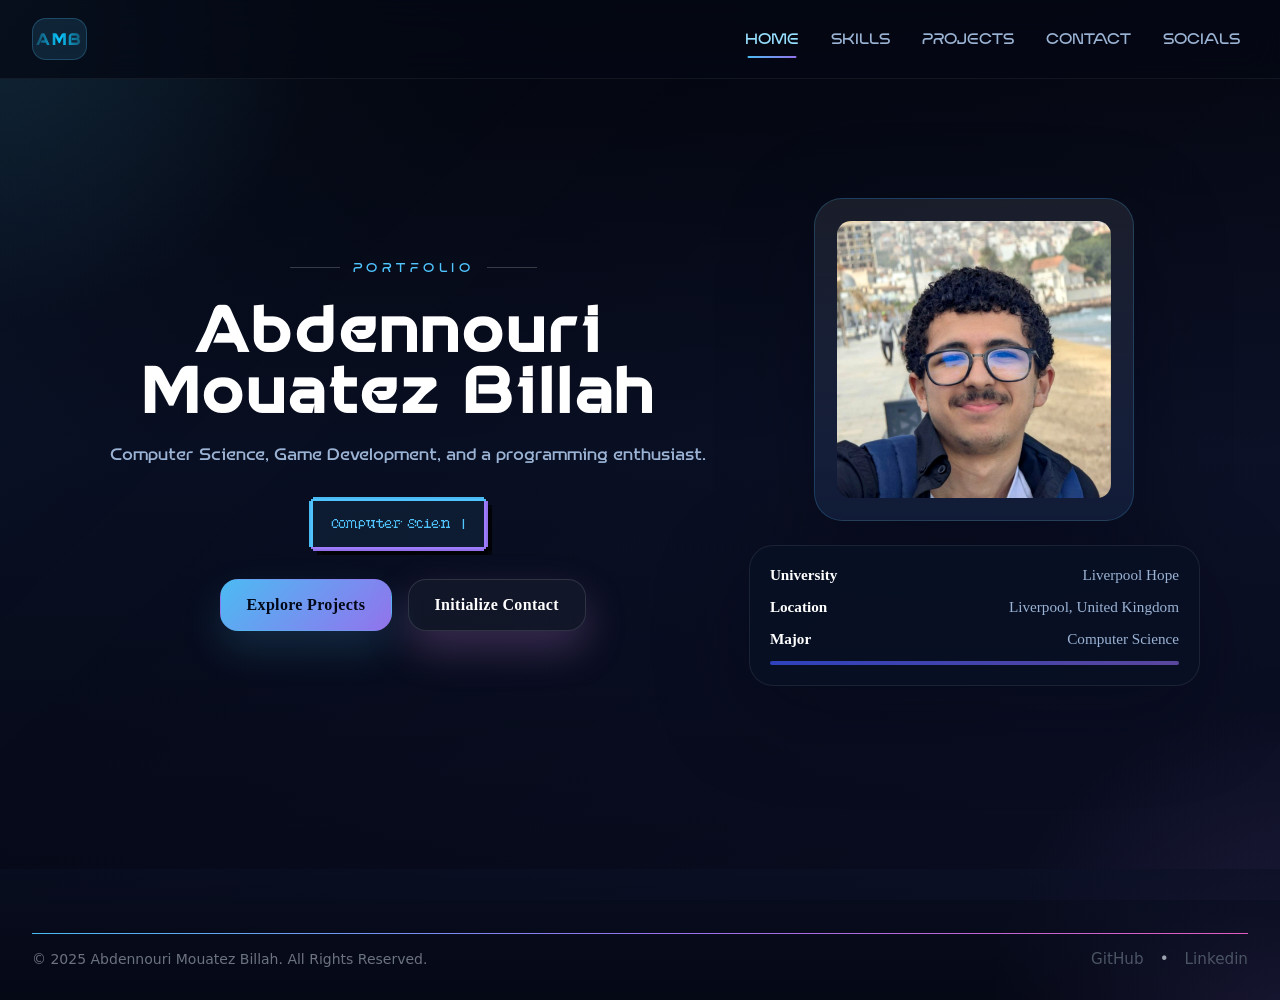
<file: index.html>
<!DOCTYPE html>
<html lang="en">
<head>
  <meta charset="UTF-8">
  <meta name="viewport" content="width=device-width, initial-scale=1.0">
  <meta name="description" content="Personal portfolio of Abdennouri Mouatez Billah - computer science, game development, and AI-assisted programming enthusiast.">
  <title>Abdennouri Mouatez Billah | Portfolio</title>
  <link rel="stylesheet" href="css/style.css">
  <link rel="stylesheet" href="css/header.css">
</head>
<body>
  <div class="page-shell">
     <!-- Header -->
   <div id="header-placeholder"></div>
    <main>
      <section class="hero section reveal" id="home">
        <div class="hero-copy">
          <div class="eyebrow">Portfolio</div>
          <h1 class="hero-title">Abdennouri Mouatez Billah</h1>
          <p class="hero-subtitle">Computer Science, Game Development, and a programming enthusiast.</p>
          <div class="tagline"><span id="typeEffect">Computer Science</span><span id="typingCursor">|</span></div>
          <div class="hero-actions">
            <a class="button" href="projects.html">Explore Projects</a>
            <a class="button-alt contact-button" href="contact.html">Initialize Contact</a>
          </div>
        </div>

        <div class="hero-panel">
          <div class="panel-card pfp-frame reveal">
            <img src="assets/pfp.jpg" alt="Profile picture of Abdennouri Mouatez Billah">
          </div>
          <div class="panel-card status-card reveal">
            <div class="status-row"><strong>University</strong><span>Liverpool Hope</span></div>
            <div class="status-row"><strong>Location</strong><span>Liverpool, United Kingdom</span></div>
            <div class="status-row"><strong>Major</strong><span>Computer Science</span></div>
            <div class="glow-line"></div>
          </div>
        </div>
      </section>
    </main>
  </div>
  <!-- Footer -->
   <div id="footer-placeholder"></div>
  <script src="js/script.js"></script>
</body>
</html>
</file>
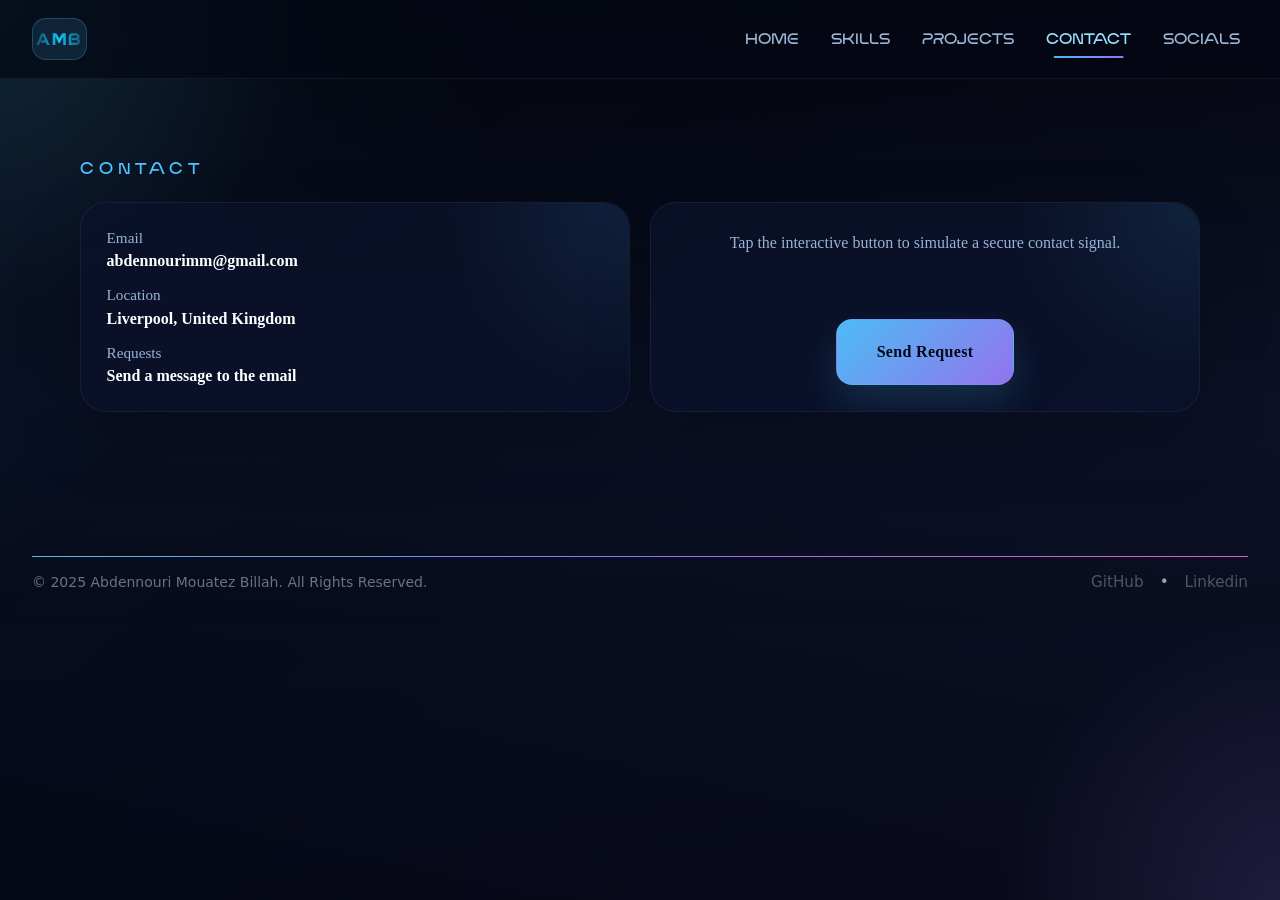
<file: contact.html>
<!DOCTYPE html>
<html lang="en">
<head>
  <meta charset="utf-8">
  <meta name="viewport" content="width=device-width, initial-scale=1">
  <title>Contact — Abdennouri Mouatez Billah</title>
  <link rel="stylesheet" href="css/style.css">
  <link rel="stylesheet" href="css/contact.css">
  <link rel="stylesheet" href="css/header.css">
</head>
<body>
  <div class="page-shell">
     <!-- Header -->
   <div id="header-placeholder">
   </div>

    <main>
      <section class="section reveal" id="contact">
        <div class="section-heading">Contact</div>
        <div class="contact-grid">
          <div class="contact-card">
            <div class="contact-item"><span>Email</span><strong>abdennourimm@gmail.com</strong></div>
            <div class="contact-item"><span>Location</span><strong>Liverpool, United Kingdom</strong></div>
            <div class="contact-item"><span>Requests</span><strong>Send a message to the email</strong></div>
          </div>
          <div class="contact-card">
            <p>Tap the interactive button to simulate a secure contact signal.</p>
            <button class="button contact-button" id="contactButton">Send Request</button>
          </div>
        </div>
      </section>
    </main>
  </div>
  <!-- Footer -->
   <div id="footer-placeholder"></div>
  <script src="js/script.js"></script>
</body>
</html>
</file>
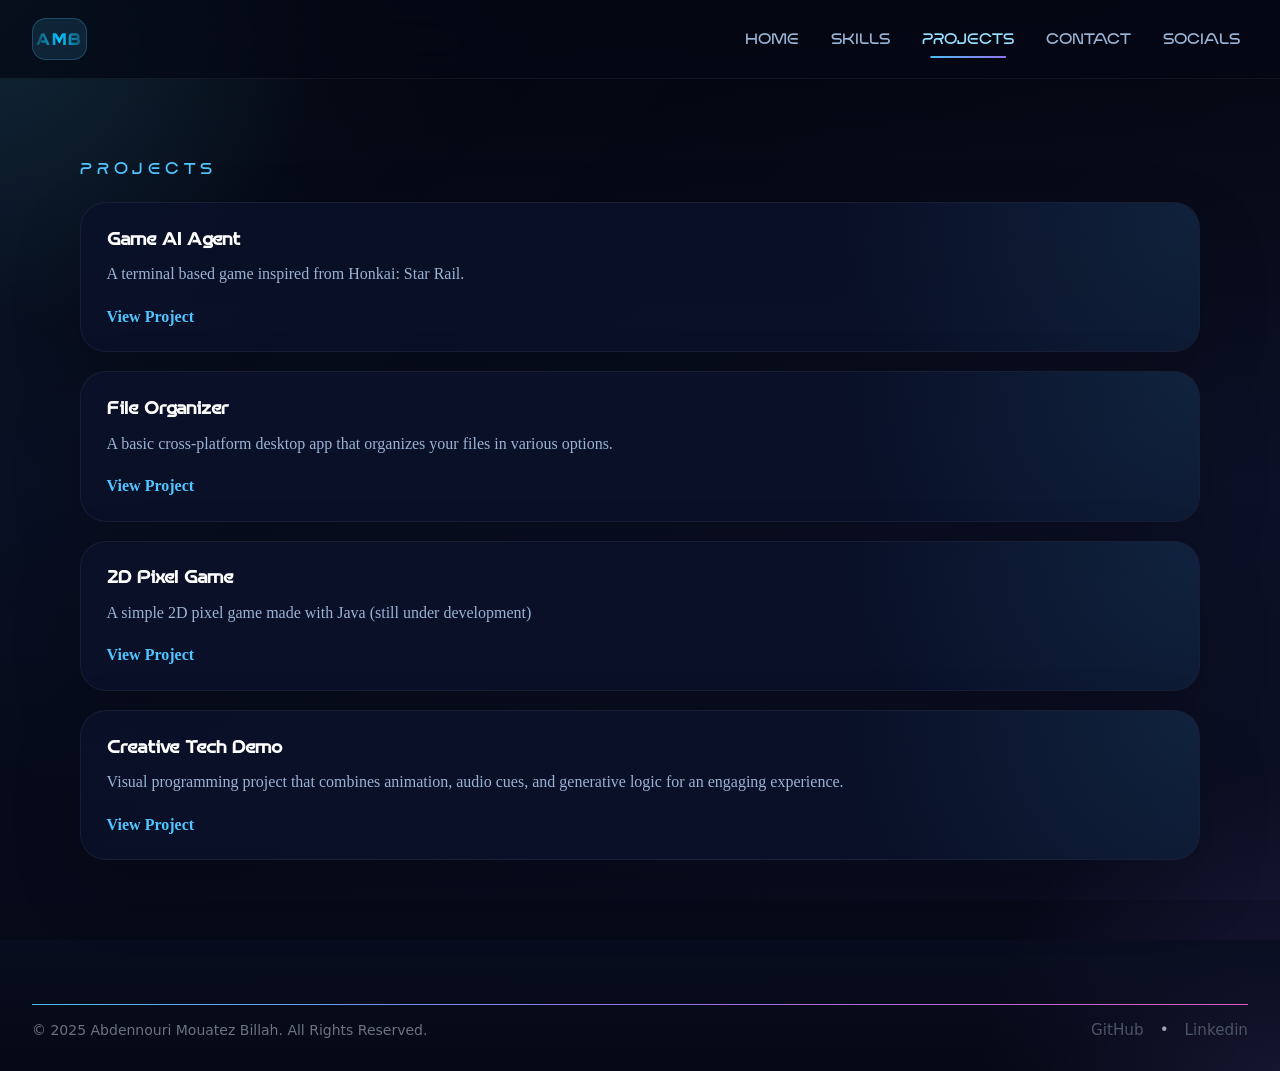
<file: projects.html>
<!DOCTYPE html>
<html lang="en">
<head>
  <meta charset="utf-8">
  <meta name="viewport" content="width=device-width, initial-scale=1">
  <title>Projects — Abdennouri Mouatez Billah</title>
  <link rel="stylesheet" href="css/style.css">
  <link rel="stylesheet" href="css/projects.css">
  <link rel="stylesheet" href="css/header.css">
</head>
<body>
  <div class="page-shell">
     <!-- Header -->
   <div id="header-placeholder"></div>

    <main>
      <section class="section reveal" id="projects">
        <div class="section-heading">Projects</div>
        <div class="project-grid">
          <article class="project-card">
            <h3>Game AI Agent</h3>
            <p>A terminal based game inspired from Honkai: Star Rail.</p>
            <a class="project-action" href="https://github.com/michou230/Game-AI-Agent-Project" target="_blank" rel="noopener noreferrer">View Project</a>
          </article>
          <article class="project-card">
            <h3>File Organizer</h3>
            <p>A basic cross-platform desktop app that organizes your files in various options. </p>
            <a class="project-action" href="https://github.com/michou230/File-Organizer" target="_blank" rel="noopener noreferrer">View Project</a>
          </article>
          <article class="project-card">
            <h3>2D Pixel Game</h3>
            <p>A simple 2D pixel game made with Java (still under development)</p>
            <a class="project-action" href="https://github.com/michou230/2D-Adventure" target="_blank" rel="noopener noreferrer">View Project</a>
          </article>
          <article class="project-card">
            <h3>Creative Tech Demo</h3>
            <p>Visual programming project that combines animation, audio cues, and generative logic for an engaging experience.</p>
            <a class="project-action" href="contact.html" target="_blank" rel="noopener noreferrer">View Project</a>
          </article>
        </div>
      </section>
    </main>
  </div>
  <!-- Footer -->
   <div id="footer-placeholder"></div>
  <script src="js/script.js"></script>
</body>
</html>
</file>
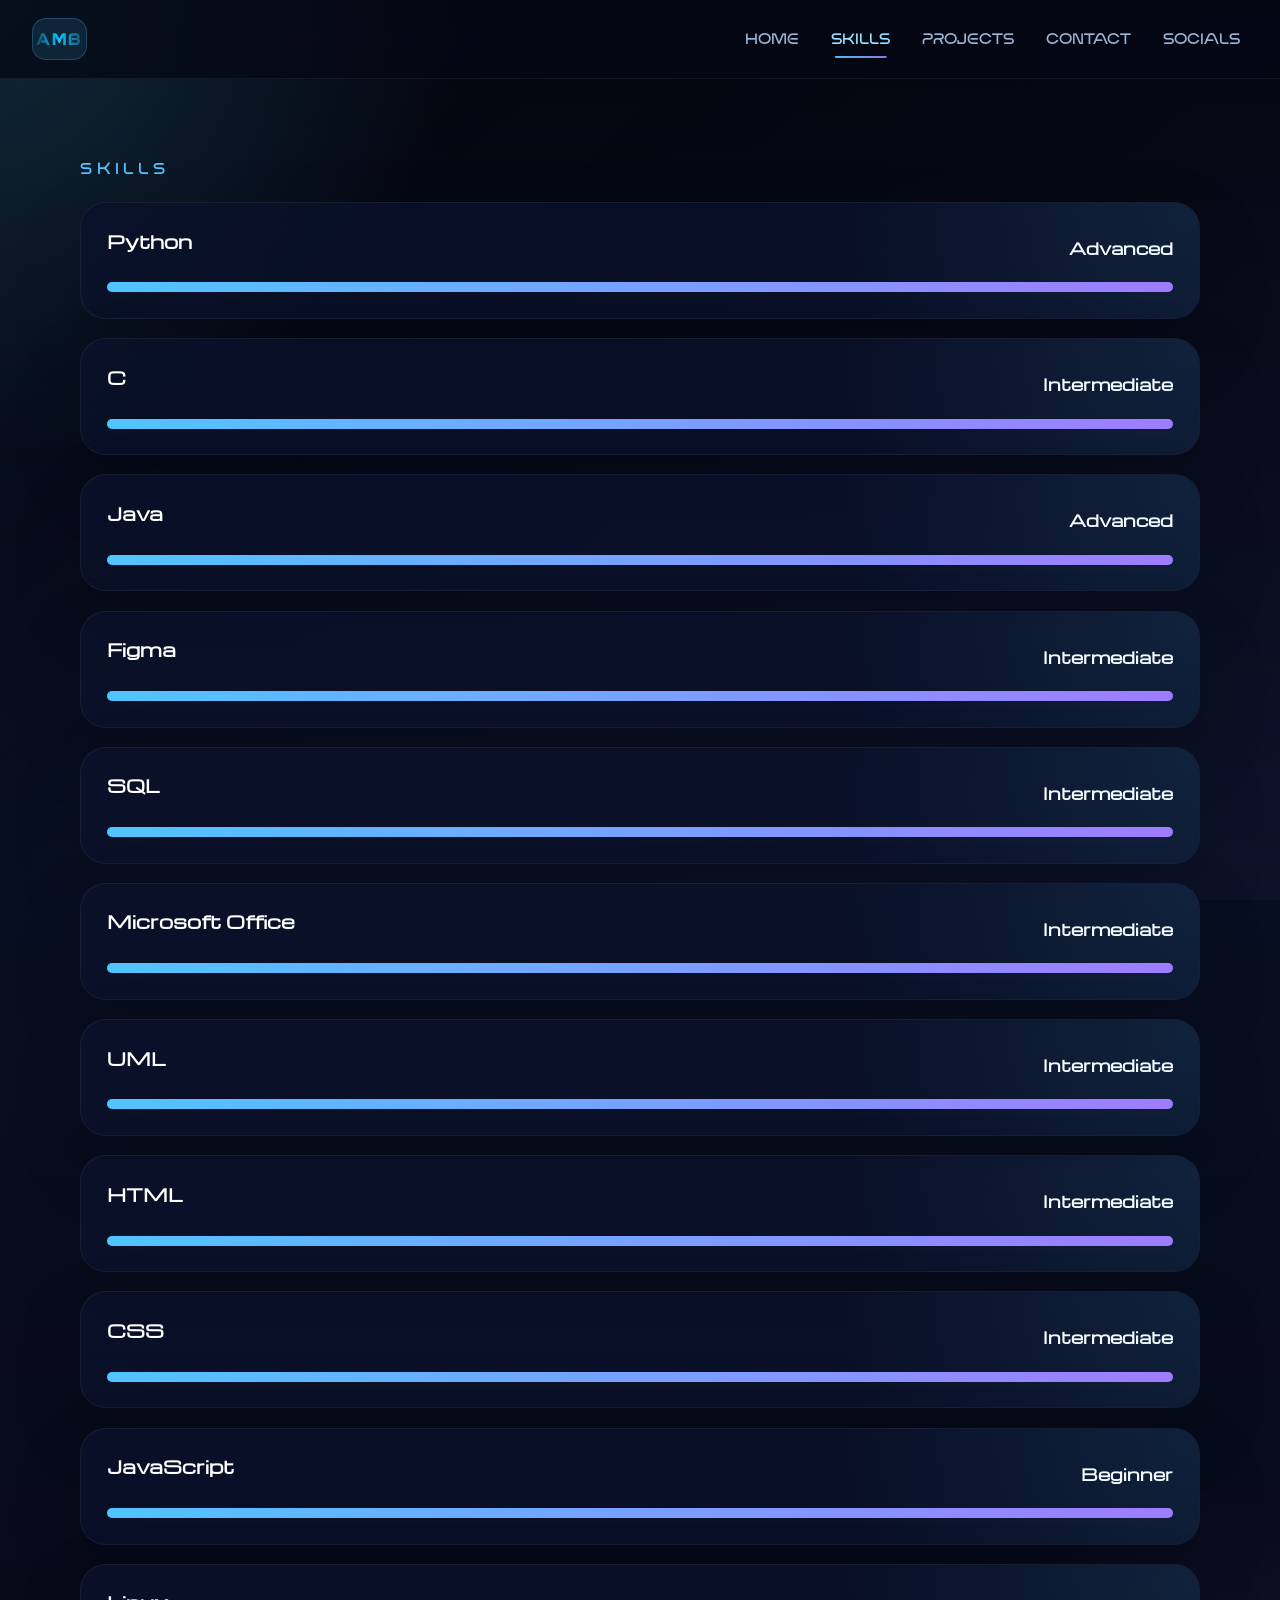
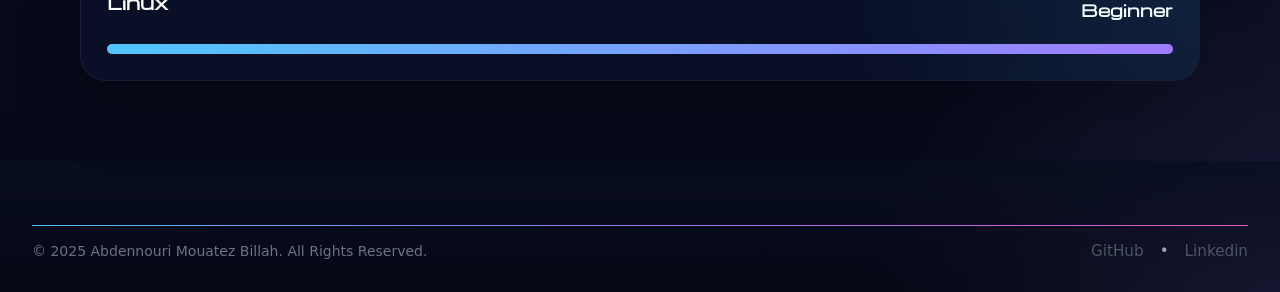
<file: skills.html>
<!DOCTYPE html>
<html lang="en">
<head>
  <meta charset="utf-8">
  <meta name="viewport" content="width=device-width, initial-scale=1">
  <title>Skills — Abdennouri Mouatez Billah</title>
  <link rel="stylesheet" href="css/style.css">
  <link rel="stylesheet" href="css/skills.css">
  <link rel="stylesheet" href="css/header.css">
</head>
<body>
  <div class="page-shell">
     <!-- Header -->
   <div id="header-placeholder"></div>

    <main>
      <section class="section reveal" id="skills">
        <div class="section-heading">Skills</div>
        <div class="skill-grid">
          <!-- Skills copied from index -->
          <article class="skill-card">
            <div class="skill-title"><h3>Python</h3><span>Advanced</span></div>
            <div class="skill-level"><span class="skill-fill"></span></div>
          </article>
          <article class="skill-card">
            <div class="skill-title"><h3>C</h3><span>Intermediate</span></div>
            <div class="skill-level"><span class="skill-fill"></span></div>
          </article>
          <article class="skill-card">
            <div class="skill-title"><h3>Java</h3><span>Advanced</span></div>
            <div class="skill-level"><span class="skill-fill"></span></div>
          </article>
          <article class="skill-card">
            <div class="skill-title"><h3>Figma</h3><span>Intermediate</span></div>
            <div class="skill-level"><span class="skill-fill"></span></div>
          </article>
          <article class="skill-card">
            <div class="skill-title"><h3>SQL</h3><span>Intermediate</span></div>
            <div class="skill-level"><span class="skill-fill"></span></div>
          </article>
          <article class="skill-card">
            <div class="skill-title"><h3>Microsoft Office</h3><span>Intermediate</span></div>
            <div class="skill-level"><span class="skill-fill"></span></div>
          </article>
          <article class="skill-card">
            <div class="skill-title"><h3>UML</h3><span>Intermediate</span></div>
            <div class="skill-level"><span class="skill-fill"></span></div>
          </article>
          <article class="skill-card">
            <div class="skill-title"><h3>HTML</h3><span>Intermediate</span></div>
            <div class="skill-level"><span class="skill-fill"></span></div>
          </article>
          <article class="skill-card">
            <div class="skill-title"><h3>CSS</h3><span>Intermediate</span></div>
            <div class="skill-level"><span class="skill-fill"></span></div>
          </article>
          <article class="skill-card">
            <div class="skill-title"><h3>JavaScript</h3><span>Beginner</span></div>
            <div class="skill-level"><span class="skill-fill"></span></div>
          </article>
          <article class="skill-card">
            <div class="skill-title"><h3>Linux</h3><span>Beginner</span></div>
            <div class="skill-level"><span class="skill-fill"></span></div>
          </article>
        </div>
      </section>
    </main>
  </div>
  <!-- Footer -->
   <div id="footer-placeholder"></div>
  <script src="js/script.js"></script>
</body>
</html>
</file>
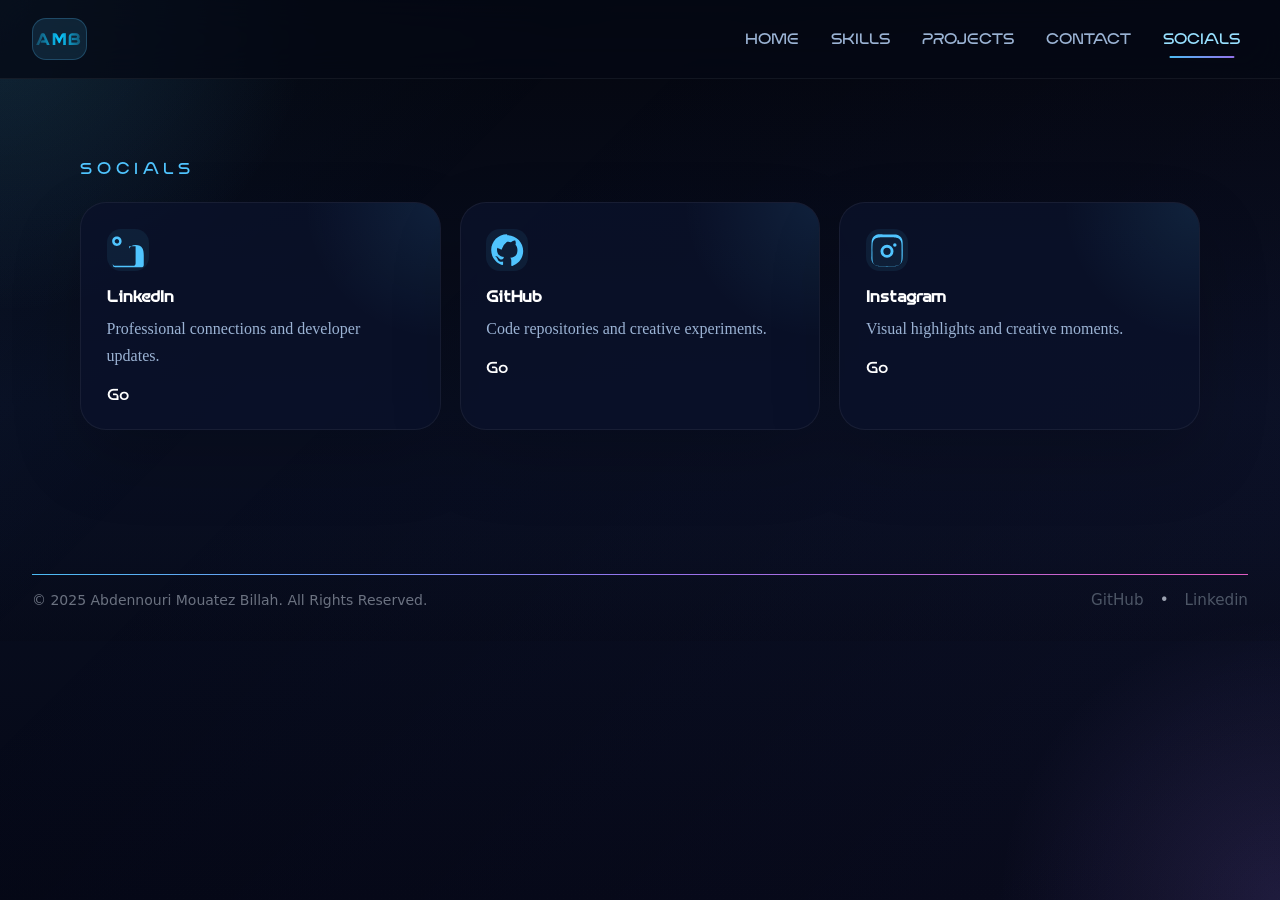
<file: socials.html>
<!DOCTYPE html>
<html lang="en">
<head>
  <meta charset="utf-8">
  <meta name="viewport" content="width=device-width, initial-scale=1">
  <title>Socials — Abdennouri Mouatez Billah</title>
  <link rel="stylesheet" href="css/style.css">
  <link rel="stylesheet" href="css/socials.css">
  <link rel="stylesheet" href="css/header.css">
</head>
<body>
  <div class="page-shell">
    <!-- Header -->
   <div id="header-placeholder"></div>
    <main>
      <section class="section reveal" id="socials">
        <div class="section-heading">Socials</div>
        <div class="social-grid">
          <article class="social-card">
            <div class="social-link"><svg viewBox="0 0 24 24" fill="currentColor" aria-hidden="true"><path d="M4.98 3.5C3.32 3.5 2 4.82 2 6.48s1.32 2.98 2.98 2.98 2.98-1.32 2.98-2.98S6.64 3.5 4.98 3.5zm.02 4.4c-.78 0-1.42-.64-1.42-1.42S4.22 4.98 5 4.98s1.42.64 1.42 1.42S5.78 7.9 5 7.9zM2.4 9.56v10.94c0 .83.67 1.5 1.5 1.5h11.4c.83 0 1.5-.67 1.5-1.5V9.56h-4.1v1.5h.02c.57-1.08 1.98-2.22 4.08-2.22 4.36 0 5.16 2.86 5.16 6.58v6.04c0 .83-.67 1.5-1.5 1.5H3.9a1.5 1.5 0 0 1-1.5-1.5V9.56h.0z"></path></svg></div>
            <div>
              <div class="social-name">LinkedIn</div>
              <p>Professional connections and developer updates.</p>
            </div>
            <a href="https://www.linkedin.com/in/mouatez-abdennouri-688675403/" target="_blank" rel="noopener noreferrer" class="project-action">Go</a>
          </article>
          <article class="social-card">
            <div class="social-link"><svg viewBox="0 0 24 24" fill="currentColor" aria-hidden="true"><path d="M12 2.04c-5.52 0-9.98 4.46-9.98 9.98 0 4.41 2.86 8.14 6.84 9.46.5.09.68-.22.68-.48 0-.24-.01-.87-.01-1.71-2.78.6-3.37-1.34-3.37-1.34-.45-1.15-1.1-1.46-1.1-1.46-.9-.62.07-.61.07-.61 1 .07 1.53 1.04 1.53 1.04.89 1.52 2.34 1.08 2.91.83.09-.65.35-1.08.64-1.33-2.22-.25-4.55-1.11-4.55-4.96 0-1.1.39-2 .1-.61 0 0 .84-.27 2.75 1.03A9.55 9.55 0 0 1 12 6.8c.85.004 1.71.11 2.51.32 1.9-1.3 2.74-1.03 2.74-1.03.53 1.38.2 2.4.1 2.65.78.85 1.25 1.93 1.25 3.26 0 3.86-2.34 4.71-4.57 4.96.36.31.68.92.68 1.86 0 1.34-.01 2.42-.01 2.75 0 .26.18.58.69.48 3.98-1.32 6.84-5.05 6.84-9.46 0-5.52-4.46-9.98-9.98-9.98z"></path></svg></div>
            <div>
              <div class="social-name">GitHub</div>
              <p>Code repositories and creative experiments.</p>
            </div>
            <a href="https://github.com/michou230" target="_blank" rel="noopener noreferrer" class="project-action">Go</a>
          </article>
          <article class="social-card">
            <div class="social-link"><svg viewBox="0 0 24 24" fill="currentColor" aria-hidden="true"><path d="M12 2.2c3.2 0 3.6 0 4.9.07 1.18.06 1.82.26 2.25.44.54.24.93.53 1.35.95.43.43.71.82.95 1.35.18.43.38 1.07.44 2.25.06 1.31.07 1.71.07 4.9s0 3.6-.07 4.9c-.06 1.18-.26 1.82-.44 2.25-.24.54-.53.93-.95 1.35-.43.43-.82.71-1.35.95-.43.18-1.07.38-2.25.44-1.31.06-1.71.07-4.9.07s-3.6 0-4.9-.07c-1.18-.06-1.82-.26-2.25-.44-.54-.24-.93-.53-1.35-.95-.43-.43-.71-.82-.95-1.35-.18-.43-.38-1.07-.44-2.25C2.2 15.6 2.2 15.2 2.2 12s0-3.6.07-4.9c.06-1.18.26-1.82.44-2.25.24-.54.53-.93.95-1.35.43-.43.82-.71 1.35-.95.43-.18 1.07-.38 2.25-.44C8.4 2.2 8.8 2.2 12 2.2zm0 1.8c-3.14 0-3.51 0-4.74.06-1.02.05-1.58.22-1.95.37-.5.2-.86.44-1.24.83-.39.38-.63.74-.83 1.24-.15.37-.33.93-.37 1.95-.06 1.23-.06 1.6-.06 4.74s0 3.51.06 4.74c.05 1.02.22 1.58.37 1.95.2.5.44.86.83 1.24.38.39.74.63 1.24.83.37.15.93.33 1.95.37 1.23.06 1.6.06 4.74.06s3.51 0 4.74-.06c1.02-.05 1.58-.22 1.95-.37.5-.2.86-.44 1.24-.83.39-.38.63-.74.83-1.24.15-.37.33-.93.37-1.95.06-1.23.06-1.6.06-4.74s0-3.51-.06-4.74c-.05-1.02-.22-1.58-.37-1.95-.2-.5-.44-.86-.83-1.24-.38-.39-.74-.63-1.24-.83-.37-.15-.93-.33-1.95-.37-1.23-.06-1.6-.06-4.74-.06zm0 4.7a4.1 4.1 0 1 1 0 8.2 4.1 4.1 0 0 1 0-8.2zm0 1.8a2.3 2.3 0 1 0 0 4.6 2.3 2.3 0 0 0 0-4.6zm4.95-2.8a1.1 1.1 0 1 1 0 2.2 1.1 1.1 0 0 1 0-2.2z"></path></svg></div>
            <div>
              <div class="social-name">Instagram</div>
              <p>Visual highlights and creative moments.</p>
            </div>
            <a href="https://www.instagram.com" target="_blank" rel="noopener noreferrer" class="project-action">Go</a>
          </article>
        </div>
      </section>
    </main>
  </div>
   <!-- Footer -->
   <div id="footer-placeholder"></div>
  
  <script src="js/script.js"></script>
</body>
</html>
</file>
<file: css/style.css>
:root {
  color-scheme: dark;
  --bg: #050814;
  --bg-soft: rgba(8, 17, 38, 0.92);
  --surface: rgba(13, 24, 56, 0.78);
  --surface-strong: rgba(22, 40, 82, 0.94);
  --border: rgba(84, 156, 255, 0.22);
  --text: #ffffff;
  --muted: #9bb3d4;
  --accent: #50c5ff;
  --accent-2: #9f7cff;
  --glow: rgba(80, 197, 255, 0.18);
  --shadow: 0 24px 90px rgba(2, 6, 20, 0.35);
  --radius: 26px;
  --bar: #98e0ff;
  --nabu: nabulist;
  --text-font: "Times New Roman", cursive;
  --ptg: ptg;
  --mich: michroma;
  --han: hanson;
  --pixel: pixel;
}

@font-face {
  font-family: ptg;
  src: url("../fonts/PTG-Futurizm-Font/PTG-FUTURIZM-BF655df933001dc.otf");
}

@font-face {
  font-family: nabulist;
  src: url("../fonts/nabulist-font/Nabulist-4nZoB.otf");
}

@font-face {
  font-family: michroma;
  src: url("../fonts/Michroma/Michroma-Regular.ttf");
}

@font-face {
  font-family: hanson;
  src: url("../fonts/hanson-bold/Hanson-Bold.otf");
}

@font-face {
  font-family: pixel;
  src: url("../fonts/pixelated-elegance-font/PixelatedEleganceRegular-ovawB.ttf");
}

* {
  box-sizing: border-box;
}

html {
  scroll-behavior: smooth;
}

body {
  margin: 0;
  min-height: 100vh;
  font-family: Inter, system-ui, -apple-system, BlinkMacSystemFont, "Segoe UI", sans-serif;
  background: radial-gradient(circle at top left, rgba(80, 197, 255, 0.14), transparent 20%),
    radial-gradient(circle at bottom right, rgba(159, 124, 255, 0.14), transparent 18%),
    linear-gradient(180deg, #04060e 0%, #090f22 45%, #050816 100%);
  color: var(--text);
  display: flex;
  flex-direction: column;
}

body::before {
  content: "";
  position: fixed;
  inset: 0;
  background: linear-gradient(135deg, rgba(80, 197, 255, 0.04), transparent 30%, rgba(159, 124, 255, 0.03));
  pointer-events: none;
}

main {
  flex: 1;
}

#header-placeholder {
  min-height: 70px;
}

#header-placeholder:empty {
  opacity: 0;
}

img {
  max-width: 100%;
  display: block;
}

a {
  color: inherit;
  text-decoration: none;
}

button {
  font: inherit;
}

.page-shell {
  position: relative;
  z-index: 1;
}


.section {
  max-width: 1200px;
  margin: 0 auto;
  padding: 5rem clamp(1.5rem, 4vw, 2.5rem);
}

.section-heading {
  margin-bottom: 1.5rem;
  display: inline-flex;
  align-items: center;
  gap: 0.9rem;
  font-size: clamp(1rem, 1.1vw, 1.05rem);
  letter-spacing: 0.3em;
  text-transform: uppercase;
  color: var(--accent);
  font-family: var(--ptg);
}

.hero {
  display: grid;
  grid-template-columns: 1.2fr 0.85fr;
  align-items: center;
  gap: 2rem;
  min-height: calc(100vh - 110px);
  padding-top: 1rem;
}

.hero-copy {
  max-width: 670px;
}

.eyebrow {
  display: inline-flex;
  align-items: center;
  gap: 0.8rem;
  text-transform: uppercase;
  letter-spacing: 0.35em;
  font-size: 0.8rem;
  color: var(--accent);
  margin-bottom: 1.4rem;
  margin-left: 210px;
  font-family: var(--ptg);
}

.eyebrow::before {
  content: "";
  width: 50px;
  height: 1px;
  background: rgba(255, 255, 255, 0.2);
}

.eyebrow::after {
  content: "";
  width: 50px;
  height: 1px;
  background: rgba(255, 255, 255, 0.2);
}

.hero-title {
  font-size: clamp(3rem, 5vw, 5.5rem);
  line-height: 0.95;
  margin: 0;
  letter-spacing: 0.05em;
  text-align: center;
  font-family: var(--nabu);
}

.hero-subtitle {
  margin: 1.3rem 0 2rem;
  max-width: 620px;
  line-height: 1.7;
  color: var(--muted);
  font-size: 1.05rem;
  margin-left: 20px;
  font-family: nabulist;
  text-align: center;
}

.tagline {
  display: flex;
  align-items: center;
  justify-content: center;
  text-align: center;
  gap: 0.7rem;
  padding: 1rem 1.2rem;
  border-radius: 0;
  background: rgba(80, 197, 255, 0.08);
  border: none;
  color: var(--text);

  box-shadow: 
    /* Top & Left steps (Cyan) */
    -4px 0 0 0 rgba(80, 197, 255, 0.95),
     0 -4px 0 0 rgba(80, 197, 255, 0.95),
    -2px -2px 0 0 rgba(80, 197, 255, 0.95),

    /* Bottom & Right steps (Purple) */
     4px 0 0 0 rgba(159, 124, 255, 0.92),
     0  4px 0 0 rgba(159, 124, 255, 0.92),
     2px  2px 0 0 rgba(159, 124, 255, 0.92),

    /* Blended diagonal corners */
     2px -2px 0 0 rgba(80, 197, 255, 0.95),
    -2px  2px 0 0 rgba(159, 124, 255, 0.92),

    8px  8px 0 0 rgba(0, 0, 0, 0.6),  /* Main shadow block */
     8px  4px 0 0 rgba(0, 0, 0, 0.6),  /* Fills top gap */
     4px  8px 0 0 rgba(0, 0, 0, 0.6);  /* Fills left gap */

  width: fit-content;
  max-width: 250px;
  font-size: 0.75rem;
  margin-inline: auto;
  font-family: var(--pixel);
  transition: width 0.3s ease, max-width 0.3s ease;
}

.tagline span {
  color: var(--accent);
}

.tagline:hover{
  box-shadow: 
  /* Top & Left steps (Cyan) */
    -4px 0 0 0 rgba(80, 197, 255, 0.95),
     0 -4px 0 0 rgba(80, 197, 255, 0.95),
    -2px -2px 0 0 rgba(80, 197, 255, 0.95),

    /* Bottom & Right steps (Purple) */
     4px 0 0 0 rgba(159, 124, 255, 0.92),
     0  4px 0 0 rgba(159, 124, 255, 0.92),
     2px  2px 0 0 rgba(159, 124, 255, 0.92),

    /* Blended diagonal corners */
     2px -2px 0 0 rgba(80, 197, 255, 0.95),
    -2px  2px 0 0 rgba(159, 124, 255, 0.92),

    8px  8px 0 0 rgba(209, 124, 255, 0.92),  /* Main shadow block */
     8px  4px 0 0 rgba(209, 124, 255, 0.92),  /* Fills top gap */
     4px  8px 0 0 rgba(209, 124, 255, 0.92);  /* Fills left gap */
}
.hero-actions {
  display: flex;
  flex-wrap: wrap;
  gap: 1rem;
  margin-top: 2rem;
  margin-left: 140px;
}

.button,
.button-alt {
  display: inline-flex;
  align-items: center;
  justify-content: center;
  min-height: 52px;
  padding: 0 1.6rem;
  border-radius: 18px;
  font-weight: 600;
  letter-spacing: 0.02em;
  cursor: pointer;
  border: 1px solid transparent;
  transition: transform 0.25s ease, background 0.3s ease, border-color 0.3s ease, box-shadow 0.3s ease;
  font-family: var(--text-font);
}

.button {
  background: linear-gradient(135deg, rgba(80, 197, 255, 0.95), rgba(159, 124, 255, 0.92));
  color: #020817;
  box-shadow: 0 18px 40px rgba(80, 197, 255, 0.16);
}

.button:hover{
  transform: translateY(-4px);
  box-shadow: 0 40px 90px rgba(166, 7, 223, 0.3);
}

.button-alt {
  color: var(--text);
  background: rgba(255, 255, 255, 0.04);
  border-color: rgba(255, 255, 255, 0.12);
  box-shadow: 0 18px 40px rgba(172, 115, 193, 0.3);
}

.button-alt:hover{
  transform: translateY(-4px);
  box-shadow: 0 40px 90px rgba(172, 115, 193, 0.3);
}

.hero-panel {
  display: grid;
  gap: 1.5rem;
}

.panel-card {
  position: relative;
  overflow: hidden;
  padding: 22px;
  border-radius: var(--radius);
  background: rgba(10, 18, 42, 0.82);
  border: 1px solid rgba(255, 255, 255, 0.06);
  box-shadow: var(--shadow);
}

.pfp-frame {
  position: relative;
  width: min(100%, 320px);
  margin: 0 auto;
  border-radius: 28px;
  overflow: hidden;
  border: 1px solid rgba(80, 197, 255, 0.2);
  background: linear-gradient(180deg, rgba(255,255,255,0.08), rgba(19,30,59,0.95));
}

.pfp-frame img {
  width: 100%;
  height: auto;
  display: block;
  filter: saturate(1.1) contrast(1.05);
  border-radius: 14px;
}

.status-card {
  display: grid;
  gap: 0.85rem;
  background: rgba(8, 16, 36, 0.9);
  border: 1px solid rgba(255, 255, 255, 0.08);
  border-radius: 24px;
  padding: 1.25rem;
}

.status-row {
  display: flex;
  justify-content: space-between;
  align-items: center;
  gap: 0.75rem;
  color: var(--muted);
  font-size: 0.95rem;
  font-family: var(--text-font);
}

.status-row strong {
  color: var(--text);
}

.glow-line {
  height: 4px;
  width: 100%;
  border-radius: 999px;
  background: linear-gradient(90deg, rgba(59, 83, 240, 0.75), rgba(118, 89, 200, 0.75) );
}

@keyframes fillSkill {
  from { transform: scaleX(0); }
  to { transform: scaleX(1); }
}


.pulse-notification {
  position: fixed;
  bottom: 28px;
  left: 50%;
  transform: translateX(-50%) translateY(20px);
  padding: 1rem 1.4rem;
  border-radius: 18px;
  background: linear-gradient(90deg, rgba(17, 32, 62, 0.96) , rgba(63, 48, 104, 0.92));
  color: #e9f1ff;
  box-shadow: 0 20px 60px rgba(80, 197, 255, 0.2);
  opacity: 0;
  pointer-events: none;
  transition: opacity 0.25s ease, transform 0.25s ease;
  z-index: 50;
  font-family: var(--nabu);
}

.pulse-notification.visible {
  opacity: 1;
  transform: translateX(-50%) translateY(0);
}

.blink {
  opacity: 0;
}

.reveal {
  opacity: 0;
  transform: translateY(28px);
  transition: opacity 0.75s ease, transform 0.75s ease;
}

.reveal-visible {
  opacity: 1;
  transform: translateY(0);
}

footer {
  text-align: center;
  padding: 2rem 1.5rem 3rem;
  color: var(--muted);
  font-size: 0.95rem;
}

@media (max-width: 900px) {
  .hero {
    grid-template-columns: 1fr;
  }

  .hero-panel {
    order: -1;
  }
}

@media (max-width: 900px) {
  .hero {
    padding-top: 1rem;
  }

  .section {
    padding-top: 3rem;
    padding-bottom: 3rem;
  }

  .project-grid,
  .skill-grid{
    grid-template-columns: 1fr;
  }

  .social-grid {
    grid-template-columns: repeat(3, minmax(160px, 1fr));
  }
  .contact-grid {
    grid-template-columns: 1fr;
  }
}

@media (max-width: 520px) {
  .hero-title {
    font-size: clamp(2.7rem, 12vw, 3.6rem);
  }

  .hero-actions {
    margin-left:0;
    justify-content:center;
  }

  .eyebrow {
    font-size: 0.78rem;
    margin-left:0;
    justify-content:center;
  }

  .button,
  .button-alt {
    width: 100%;
    justify-content: center;
  }
}
</file>
<file: css/header.css>
.topbar {
  position: sticky;
  top: 0;
  z-index: 20;
  display: flex;
  align-items: center;
  justify-content: space-between;
  gap: 1rem;
  padding: 18px clamp(1rem, 3vw, 2rem);
  backdrop-filter: blur(18px);
  background: rgba(4, 8, 20, 0.75);
  border-bottom: 1px solid rgba(255, 255, 255, 0.06);
}

.brand {
  display: inline-flex;
  align-items: center;
  gap: 0.75rem;
  letter-spacing: 0.18em;
  text-transform: uppercase;
  font-weight: 700;
  background: linear-gradient(90deg, rgba(80, 197, 255, 0.12), rgba(0, 200, 255, 1),  rgba(80, 197, 255, 0.12));
  -webkit-background-clip: text;
  background-clip: text;
  color: transparent;
  font-family: var(--nabu);
}

.brand span {
  display: inline-flex;
  width: 55px;
  height: 42px;
  align-items: center;
  justify-content: center;
  border-radius: 14px;
  background: rgba(80, 197, 255, 0.12);
  border: 1px solid rgba(80, 197, 255, 0.24);
}

.nav-links {
  display: flex;
  align-items: center;
  gap: 1rem;
}

.nav-links a {
  position: relative;
  padding: 0.65rem 0.5rem;
  font-size: 0.95rem;
  color: var(--muted);
  transition: color 0.3s ease;
  font-family: var(--ptg);
}

.nav-links a::after {
  content: "";
  position: absolute;
  left: 50%;
  bottom: 0;
  width: 0;
  height: 2px;
  background: linear-gradient(90deg, rgba(80, 197, 255, 0.95), rgba(159, 124, 255, 0.92));
  border-radius: 999px;
  transform: translateX(-50%);
  transition: width 0.3s ease;
}

.nav-links a:hover,
.nav-links a.active {
  color: var(--bar);
}

.nav-links a:hover::after,
.nav-links a.active::after {
  width: 70%;
}

.nav-toggle {
  display: none;
  justify-content: center;
  align-items: center;
  width: 30px;
  height: 30px;
  font-size: 15px;
  border: 1px solid rgba(255, 255, 255, 0.12);
  background: rgba(13, 24, 56, 0.75);
  border-radius: 6px;
  color: var(--accent);
  cursor: pointer;
}

@media (max-width: 760px) {
  .topbar {
    flex-wrap: wrap;
    justify-content: space-between;
  }

  .nav-toggle {
    display: inline-flex;
  }

  .nav-links {
    position: absolute;
    top: 60px;
    right: 1.25rem;
    width: min(220px, calc(100% - 2.5rem));
    flex-direction: column;
    padding: 1rem;
    background: rgba(6, 15, 34, 0.95);
    border: 1px solid rgba(255, 255, 255, 0.08);
    border-radius: 24px;
    opacity: 0;
    visibility: hidden;
    transform: translateY(-12px);
    transition: opacity 0.25s ease, transform 0.25s ease, visibility 0.25s ease;
  }

  .nav-links.active {
    opacity: 1;
    visibility: visible;
    transform: translateY(0);
    width: min(220px, calc(100% - 2.5rem));
    height: 360px;
  }

  .nav-links a {
    padding: 0.85rem 1rem;
    border-radius: 16px;
  }
}

@media (max-width: 520px) {
  .topbar {
    position: relative;
    padding: 1rem 1rem 0.7rem;
  }
}
</file>
<file: css/contact.css>
.contact-card {
  position: relative;
  min-width: 0;
  overflow: hidden;
  padding: 1.6rem;
  border-radius: 26px;
  background: rgba(10, 18, 42, 0.82);
  border: 1px solid rgba(255, 255, 255, 0.06);
  box-shadow: 0 28px 70px rgba(0, 0, 0, 0.18);
  transition: transform 0.35s ease, border-color 0.35s ease, box-shadow 0.35s ease;
}

.contact-card:hover {
  transform: translateY(-4px);
  border-color: rgba(80, 197, 255, 0.28);
  box-shadow: 0 40px 90px rgba(80, 197, 255, 0.12);
}

.contact-card::before {
  content: "";
  position: absolute;
  inset: 0;
  pointer-events: none;
  background: radial-gradient(circle at top right, rgba(80, 197, 255, 0.1), transparent 32%);
  border-radius: inherit;
  overflow: hidden;
}

.contact-card {
  font-family: var(--text-font);
  display: grid;
  gap: 1rem;
}

.contact-card p {
  margin: 0;
  line-height: 1.7;
  color: var(--muted);
  text-align: center;
}


.contact-grid {
  display: grid;
  gap: 1.25rem;
  grid-template-columns: 1fr;
}

.contact-item {
  display: grid;
  gap: 0.35rem;
}

.contact-item span {
  color: var(--muted);
  font-size: 0.95rem;
}

.contact-item strong {
  color: var(--text);
  font-size: 1rem;
}

.contact-button {
  width: fit-content;
  justify-self: center;
  min-height: 0;
  padding: 0 40px;
  border-radius: 16px;
  font-size: 1rem;
}

.contact-card {
  min-width: 0;
}

.contact-card p,
.contact-item strong {
  overflow-wrap: anywhere;
  word-break: break-word;
}

@media (min-width: 1000px) {
  .contact-grid {
    grid-template-columns: 1fr 1fr;
  }
}
</file>
<file: css/projects.css>
.project-grid{
  display: grid;
  gap: 1.2rem;
}

.project-card{
  position: relative;
  overflow: hidden;
  padding: 1.6rem;
  border-radius: 26px;
  background: rgba(10, 18, 42, 0.82);
  border: 1px solid rgba(255, 255, 255, 0.06);
  box-shadow: 0 28px 70px rgba(0, 0, 0, 0.18);
  transition: transform 0.35s ease, border-color 0.35s ease, box-shadow 0.35s ease;
}

.project-card:hover{
  transform: translateY(-4px);
  border-color: rgba(80, 197, 255, 0.28);
  box-shadow: 0 40px 90px rgba(80, 197, 255, 0.12);
}

.project-card::before{
  content: "";
  position: absolute;
  inset: 0;
  pointer-events: none;
  background: radial-gradient(circle at top right, rgba(80, 197, 255, 0.1), transparent 32%);
}

.project-card h3{
    margin: 0 0 0.8rem;
  font-size: 1.1rem;
}

.project-card p{
  margin: 0;
  line-height: 1.7;
  color: var(--muted);
}

.project-card p{
  font-family: var(--text-font);
}

.project-card h3{
  font-family: var(--nabu);
}

.project-card a{
  font-family: var(--text-font);
}

.project-card .project-action {
  margin-top: 1.25rem;
  display: inline-flex;
  align-items: center;
  gap: 0.55rem;
  color: var(--accent);
  font-weight: 600;
}

.project-card .project-action svg {
  width: 16px;
  height: 16px;
}
</file>
<file: css/skills.css>
.skill-grid{
  display: grid;
  gap: 1.2rem;
}

.skill-card{
  position: relative;
  overflow: hidden;
  padding: 1.6rem;
  border-radius: 26px;
  background: rgba(10, 18, 42, 0.82);
  border: 1px solid rgba(255, 255, 255, 0.06);
  box-shadow: 0 28px 70px rgba(0, 0, 0, 0.18);
  transition: transform 0.35s ease, border-color 0.35s ease, box-shadow 0.35s ease;
}

.skill-card:hover{
  transform: translateY(-4px);
  border-color: rgba(80, 197, 255, 0.28);
  box-shadow: 0 40px 90px rgba(80, 197, 255, 0.12);
}

.skill-card::before{
  content: "";
  position: absolute;
  inset: 0;
  pointer-events: none;
  background: radial-gradient(circle at top right, rgba(80, 197, 255, 0.1), transparent 32%);
}

.skill-card {
  display: flex;
  flex-direction: column;
  gap: 1rem;
  font-family: var(--mich);
}

.skill-title {
  display: inline-flex;
  align-items: center;
  justify-content: space-between;
  font-weight: 700;
}

.skill-level {
  width: 100%;
  height: 10px;
  background: rgba(255, 255, 255, 0.08);
  border-radius: 999px;
  overflow: hidden;
}

.skill-fill {
  display: block;
  height: 100%;
  width: 100%;
  background: linear-gradient(90deg, #50c5ff, #9f7cff);
  transform: scaleX(0);
  transform-origin: left;
  animation: fillSkill 1.2s ease forwards;
}

.skill-card h3{
  margin: 0 0 0.8rem;
  font-size: 1.1rem;
}
</file>
<file: css/socials.css>
.social-grid {
  display: grid;
  gap: 1.2rem;
  grid-template-columns: 1fr;
}

.social-card{
  position: relative;
  overflow: hidden;
  padding: 1.6rem;
  border-radius: 26px;
  background: rgba(10, 18, 42, 0.82);
  border: 1px solid rgba(255, 255, 255, 0.06);
  box-shadow: 0 28px 70px rgba(0, 0, 0, 0.18);
  transition: transform 0.35s ease, border-color 0.35s ease, box-shadow 0.35s ease;
}

.social-card:hover{
  transform: translateY(-4px);
  border-color: rgba(80, 197, 255, 0.28);
  box-shadow: 0 40px 90px rgba(80, 197, 255, 0.12);
}

.social-card::before{
  content: "";
  position: absolute;
  inset: 0;
  pointer-events: none;
  background: radial-gradient(circle at top right, rgba(80, 197, 255, 0.1), transparent 32%);
}

.social-card h3 {
  margin: 0 0 0.8rem;
  font-size: 1.1rem;
}

.social-card p{
  margin: 0;
  line-height: 1.7;
  color: var(--muted);
}

.social-card {
  display: flex;
  flex-direction: column;
  justify-content: flex-start;
  gap: 1rem;
  min-height: 170px;
}

.social-card svg {
  width: 38px;
  height: 38px;
  color: var(--accent);
}

.social-link {
  display: inline-flex;
  align-items: center;
  justify-content: center;
  width: 42px;
  height: 42px;
  border-radius: 14px;
  background: rgba(80, 197, 255, 0.08);
  transition: transform 0.25s ease, box-shadow 0.25s ease;
}

.social-card:hover .social-link {
  transform: translateY(-2px);
  box-shadow: 0 18px 50px rgba(80, 197, 255, 0.18);
}

.social-card .social-name {
  font-weight: 700;
  font-family: var(--nabu);
}

.social-grid p {
  font-family: var(--text-font);
  margin-top: 10px;
}

.social-grid a {
  font-family: var(--nabu);
}

.social-grid a:hover {
  text-shadow: 0 0 15px white;
}

@media (min-width: 761px) {
    .social-grid {
        grid-template-columns: repeat(3, minmax(160px, 1fr));
    }
}
</file>
